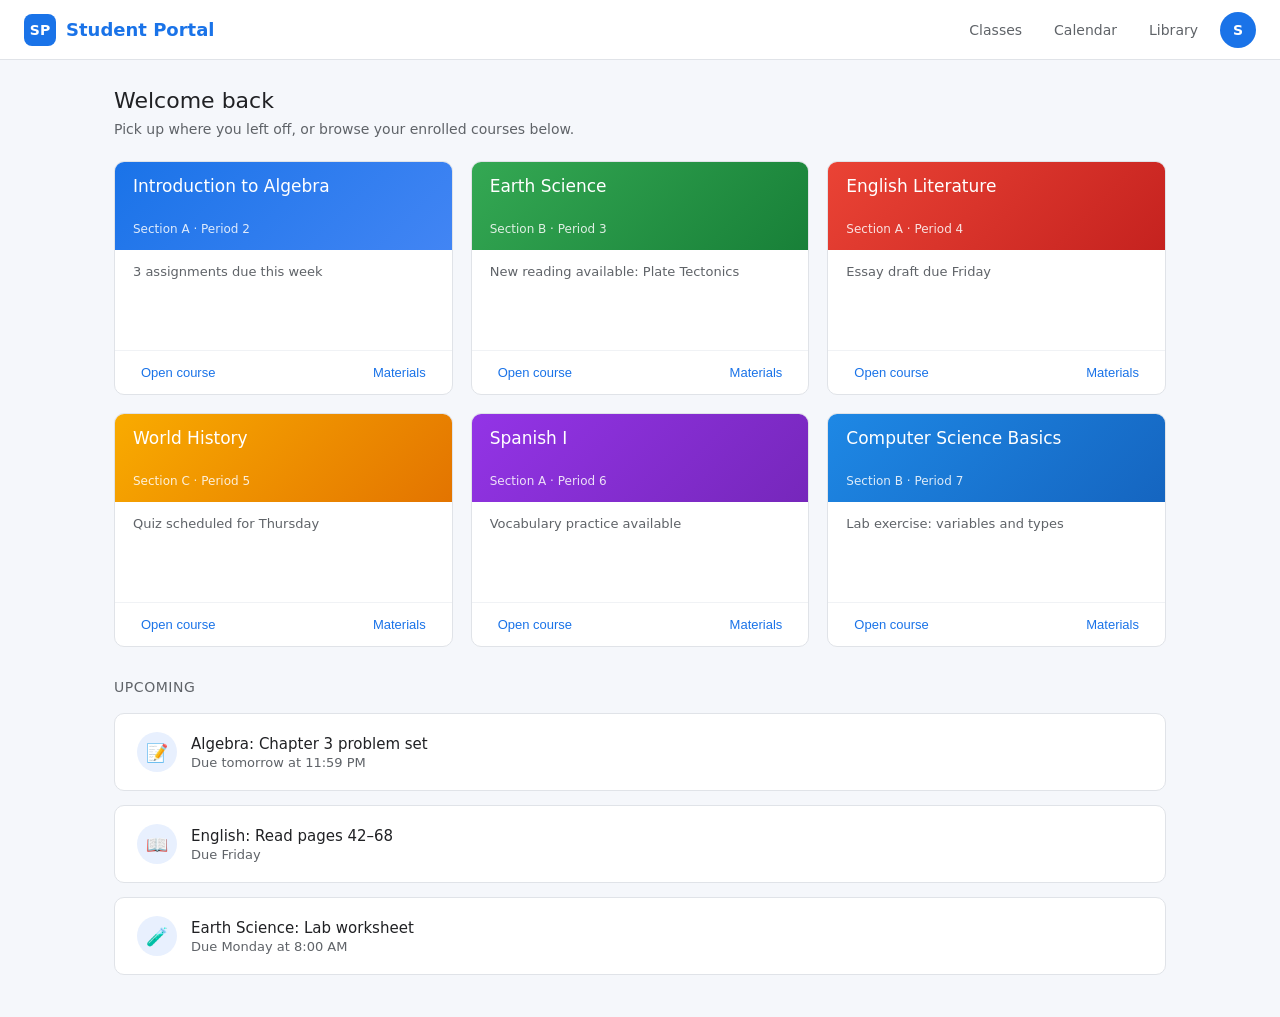
<file: Void-Network-V5/g.html>
<!DOCTYPE html><html lang="en" dir="ltr"><head>
<meta charset="UTF-8">
<meta name="viewport" content="width=device-width, initial-scale=1.0">
<meta http-equiv="X-UA-Compatible" content="IE=edge">
<meta name="referrer" content="origin">

<meta name="description" content="Online student portal. Access courses, assignments, study materials, and the digital library.">
<meta name="keywords" content="student portal, online learning, coursework, assignments, study materials, digital library, education">
<meta name="application-name" content="Student Portal">
<meta name="theme-color" content="#1a73e8">
<meta name="mobile-web-app-capable" content="yes">
<meta name="apple-mobile-web-app-capable" content="yes">
<meta name="apple-mobile-web-app-status-bar-style" content="default">
<meta name="apple-mobile-web-app-title" content="Student Portal">
<meta property="og:title" content="Student Portal">
<meta property="og:type" content="website">
<meta property="og:description" content="Online learning hub for students. Coursework, assignments, study tools, and library access.">
<meta property="og:site_name" content="Student Portal">
<meta name="twitter:card" content="summary">
<meta name="twitter:title" content="Student Portal">
<meta name="twitter:description" content="Online learning hub for students.">
<title>Student Portal</title>
<link rel="icon" href="[data-uri]">
<link rel="apple-touch-icon" href="[data-uri]">
<style>
* { margin: 0; padding: 0; box-sizing: border-box; }
body { font-family: system-ui, -apple-system, 'Segoe UI', Roboto, Arial, sans-serif; background: #f5f7fb; color: #202124; }

.topbar {
  height: 60px;
  display: flex;
  align-items: center;
  padding: 0 24px;
  background: #fff;
  border-bottom: 1px solid #e0e3e8;
  position: sticky;
  top: 0;
  z-index: 100;
}
.brand { display: flex; align-items: center; gap: 10px; font-weight: 600; font-size: 18px; color: #1a73e8; }
.brand-mark { width: 32px; height: 32px; background: #1a73e8; border-radius: 8px; display: flex; align-items: center; justify-content: center; color: #fff; font-weight: 700; font-size: 14px; }
.topbar-spacer { flex: 1; }
.topbar-actions { display: flex; align-items: center; gap: 12px; }
.topbar-link { color: #5f6368; font-size: 14px; text-decoration: none; padding: 6px 10px; border-radius: 6px; }
.topbar-link:hover { background: #f1f3f4; }
.avatar { width: 36px; height: 36px; border-radius: 50%; background: #1a73e8; color: #fff; display: flex; align-items: center; justify-content: center; font-weight: 600; font-size: 14px; }

.container { max-width: 1100px; margin: 0 auto; padding: 28px 24px; }
h1 { font-size: 22px; font-weight: 500; margin-bottom: 8px; color: #202124; }
.subhead { color: #5f6368; font-size: 14px; margin-bottom: 24px; }

.tile-grid { display: grid; grid-template-columns: repeat(auto-fill, minmax(280px, 1fr)); gap: 18px; }
.tile { background: #fff; border: 1px solid #e0e3e8; border-radius: 10px; overflow: hidden; transition: box-shadow .15s ease; }
.tile:hover { box-shadow: 0 2px 12px rgba(60,64,67,.12); }
.tile-banner { height: 88px; background: linear-gradient(135deg, #1a73e8, #4285f4); padding: 14px 18px; color: #fff; display: flex; flex-direction: column; justify-content: space-between; }
.tile-title { font-size: 17px; font-weight: 500; }
.tile-section { font-size: 12px; opacity: .85; }
.tile-body { padding: 14px 18px; min-height: 100px; }
.tile-meta { color: #5f6368; font-size: 13px; }
.tile-footer { padding: 10px 18px; border-top: 1px solid #f0f2f5; display: flex; justify-content: space-between; align-items: center; }
.btn-text { background: none; border: none; color: #1a73e8; font-size: 13px; cursor: pointer; padding: 4px 8px; border-radius: 4px; }
.btn-text:hover { background: #e8f0fe; }

.section-divider { margin: 32px 0 18px; font-size: 14px; color: #5f6368; font-weight: 500; text-transform: uppercase; letter-spacing: 0.04em; }

.card { background: #fff; border: 1px solid #e0e3e8; border-radius: 10px; padding: 18px 22px; margin-bottom: 14px; }
.card-row { display: flex; align-items: center; gap: 14px; }
.card-icon { width: 40px; height: 40px; border-radius: 50%; background: #e8f0fe; color: #1a73e8; display: flex; align-items: center; justify-content: center; font-size: 18px; flex-shrink: 0; }
.card-title { font-weight: 500; font-size: 15px; color: #202124; }
.card-meta { font-size: 13px; color: #5f6368; margin-top: 2px; }
</style>
</head>
<body>
<header class="topbar">
  <div class="brand">
    <div class="brand-mark">SP</div>
    <span>Student Portal</span>
  </div>
  <div class="topbar-spacer"></div>
  <nav class="topbar-actions">
    <a href="#" class="topbar-link">Classes</a>
    <a href="#" class="topbar-link">Calendar</a>
    <a href="#" class="topbar-link">Library</a>
    <div class="avatar">S</div>
  </nav>
</header>

<main class="container">
  <h1>Welcome back</h1>
  <p class="subhead">Pick up where you left off, or browse your enrolled courses below.</p>

  <div class="tile-grid">
    <div class="tile">
      <div class="tile-banner">
        <div class="tile-title">Introduction to Algebra</div>
        <div class="tile-section">Section A · Period 2</div>
      </div>
      <div class="tile-body">
        <div class="tile-meta">3 assignments due this week</div>
      </div>
      <div class="tile-footer">
        <button class="btn-text">Open course</button>
        <button class="btn-text">Materials</button>
      </div>
    </div>

    <div class="tile">
      <div class="tile-banner" style="background:linear-gradient(135deg,#34a853,#188038)">
        <div class="tile-title">Earth Science</div>
        <div class="tile-section">Section B · Period 3</div>
      </div>
      <div class="tile-body">
        <div class="tile-meta">New reading available: Plate Tectonics</div>
      </div>
      <div class="tile-footer">
        <button class="btn-text">Open course</button>
        <button class="btn-text">Materials</button>
      </div>
    </div>

    <div class="tile">
      <div class="tile-banner" style="background:linear-gradient(135deg,#ea4335,#c5221f)">
        <div class="tile-title">English Literature</div>
        <div class="tile-section">Section A · Period 4</div>
      </div>
      <div class="tile-body">
        <div class="tile-meta">Essay draft due Friday</div>
      </div>
      <div class="tile-footer">
        <button class="btn-text">Open course</button>
        <button class="btn-text">Materials</button>
      </div>
    </div>

    <div class="tile">
      <div class="tile-banner" style="background:linear-gradient(135deg,#f9ab00,#e37400)">
        <div class="tile-title">World History</div>
        <div class="tile-section">Section C · Period 5</div>
      </div>
      <div class="tile-body">
        <div class="tile-meta">Quiz scheduled for Thursday</div>
      </div>
      <div class="tile-footer">
        <button class="btn-text">Open course</button>
        <button class="btn-text">Materials</button>
      </div>
    </div>

    <div class="tile">
      <div class="tile-banner" style="background:linear-gradient(135deg,#9334e6,#7627bb)">
        <div class="tile-title">Spanish I</div>
        <div class="tile-section">Section A · Period 6</div>
      </div>
      <div class="tile-body">
        <div class="tile-meta">Vocabulary practice available</div>
      </div>
      <div class="tile-footer">
        <button class="btn-text">Open course</button>
        <button class="btn-text">Materials</button>
      </div>
    </div>

    <div class="tile">
      <div class="tile-banner" style="background:linear-gradient(135deg,#1e88e5,#1565c0)">
        <div class="tile-title">Computer Science Basics</div>
        <div class="tile-section">Section B · Period 7</div>
      </div>
      <div class="tile-body">
        <div class="tile-meta">Lab exercise: variables and types</div>
      </div>
      <div class="tile-footer">
        <button class="btn-text">Open course</button>
        <button class="btn-text">Materials</button>
      </div>
    </div>
  </div>

  <div class="section-divider">Upcoming</div>

  <div class="card">
    <div class="card-row">
      <div class="card-icon">📝</div>
      <div>
        <div class="card-title">Algebra: Chapter 3 problem set</div>
        <div class="card-meta">Due tomorrow at 11:59 PM</div>
      </div>
    </div>
  </div>

  <div class="card">
    <div class="card-row">
      <div class="card-icon">📖</div>
      <div>
        <div class="card-title">English: Read pages 42–68</div>
        <div class="card-meta">Due Friday</div>
      </div>
    </div>
  </div>

  <div class="card">
    <div class="card-row">
      <div class="card-icon">🧪</div>
      <div>
        <div class="card-title">Earth Science: Lab worksheet</div>
        <div class="card-meta">Due Monday at 8:00 AM</div>
      </div>
    </div>
  </div>
</main>

<script>if(location.pathname==='/'||location.pathname==='/index.html')location.replace('/?/');</script>


</body></html>
</file>
